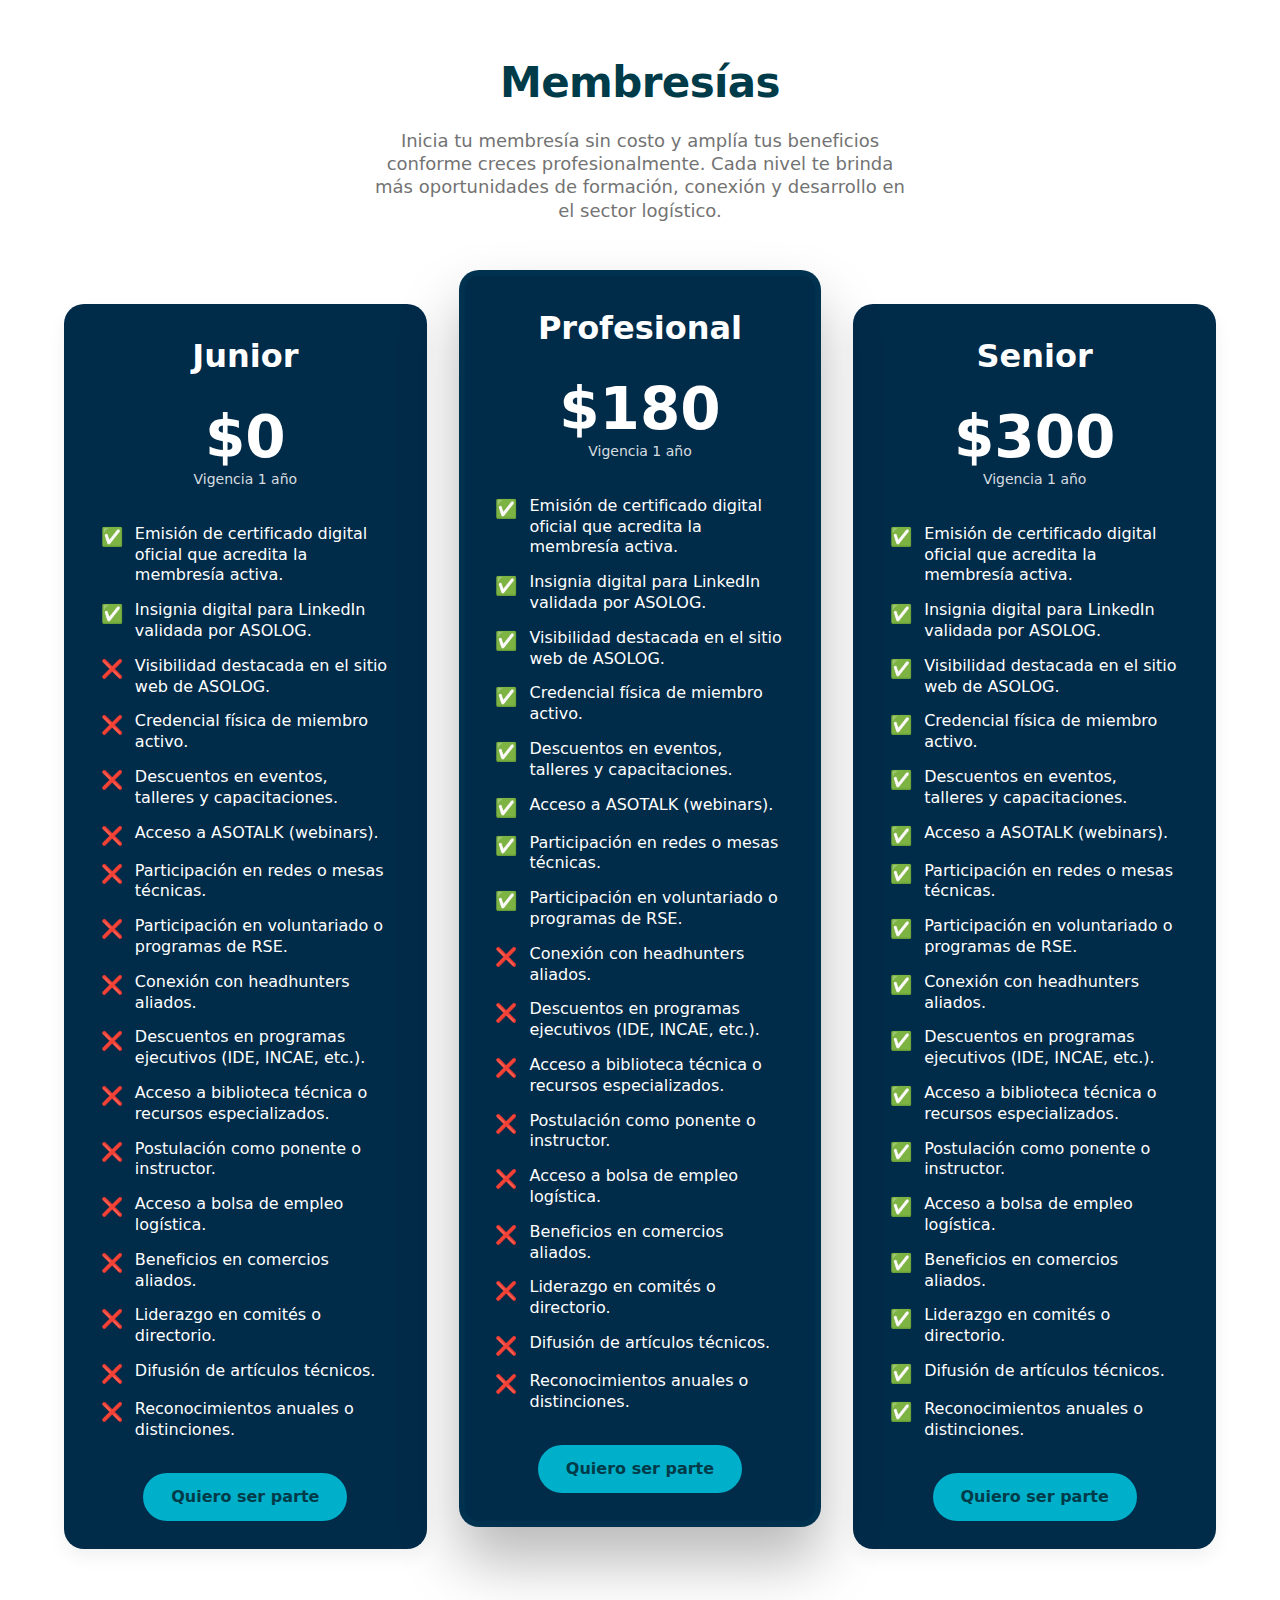
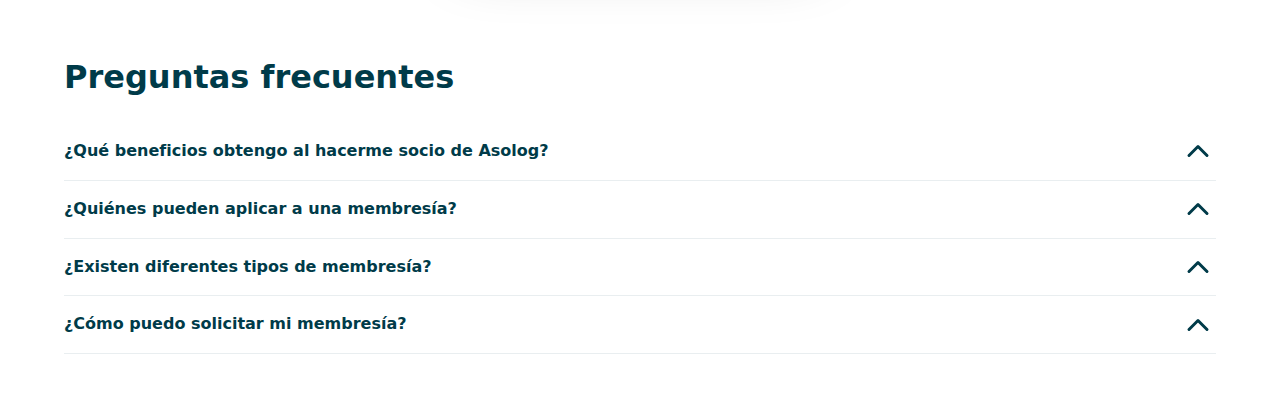
<file: membresias/index.html>
<!doctype html>
<html lang="es">
  <head>
    <meta charset="utf-8" />
    <meta name="viewport" content="width=device-width,initial-scale=1" />
    <title>Membresías · ASOLOG</title>
    <link rel="stylesheet" href="style.css" />
  </head>
  <body class="page-membresias">

    <main id="main" class="site-main">
      <section class="hero" aria-labelledby="membresias-title">
        <div class="container">
          <h1 id="membresias-title">Membresías</h1>
          <p class="lead">Inicia tu membresía sin costo y amplía tus beneficios conforme creces profesionalmente. Cada nivel te brinda más oportunidades de formación, conexión y desarrollo en el sector logístico.</p>
        </div>
      </section>

      <section class="plans" aria-label="Planes de membresía">
        <div class="container plans-grid">
          <!-- Junior -->
          <article class="plan plan--junior" aria-labelledby="plan-junior-title">
            <h2 id="plan-junior-title">Junior</h2>
            <div class="plan-price">$0 <span class="plan-sub">Vigencia 1 año</span></div>
            <ul class="plan-features">
              <li><span class="icon icon--yes" aria-hidden="true"></span>Emisión de certificado digital oficial que acredita la membresía activa.</li>
              <li><span class="icon icon--yes" aria-hidden="true"></span>Insignia digital para LinkedIn validada por ASOLOG.</li>
              <li><span class="icon icon--no" aria-hidden="true"></span>Visibilidad destacada en el sitio web de ASOLOG.</li>
              <li><span class="icon icon--no" aria-hidden="true"></span>Credencial física de miembro activo.</li>
              <li><span class="icon icon--no" aria-hidden="true"></span>Descuentos en eventos, talleres y capacitaciones.</li>
              <li><span class="icon icon--no" aria-hidden="true"></span>Acceso a ASOTALK (webinars).</li>
              <li><span class="icon icon--no" aria-hidden="true"></span>Participación en redes o mesas técnicas.</li>
              <li><span class="icon icon--no" aria-hidden="true"></span>Participación en voluntariado o programas de RSE.</li>
              <li><span class="icon icon--no" aria-hidden="true"></span>Conexión con headhunters aliados.</li>
              <li><span class="icon icon--no" aria-hidden="true"></span>Descuentos en programas ejecutivos (IDE, INCAE, etc.).</li>
              <li><span class="icon icon--no" aria-hidden="true"></span>Acceso a biblioteca técnica o recursos especializados.</li>
              <li><span class="icon icon--no" aria-hidden="true"></span>Postulación como ponente o instructor.</li>
              <li><span class="icon icon--no" aria-hidden="true"></span>Acceso a bolsa de empleo logística.</li>
              <li><span class="icon icon--no" aria-hidden="true"></span>Beneficios en comercios aliados.</li>
              <li><span class="icon icon--no" aria-hidden="true"></span>Liderazgo en comités o directorio.</li>
              <li><span class="icon icon--no" aria-hidden="true"></span>Difusión de artículos técnicos.</li>
              <li><span class="icon icon--no" aria-hidden="true"></span>Reconocimientos anuales o distinciones.</li>
            </ul>
            <div class="plan-cta">
              <a class="btn-cta" href="#">Quiero ser parte</a>
            </div>
          </article>

          <!-- Profesional (center, emphasized) -->
          <article class="plan plan--professional" aria-labelledby="plan-professional-title">
            <h2 id="plan-professional-title">Profesional</h2>
            <div class="plan-price">$180 <span class="plan-sub">Vigencia 1 año</span></div>
            <ul class="plan-features">
              <li><span class="icon icon--yes" aria-hidden="true"></span>Emisión de certificado digital oficial que acredita la membresía activa.</li>
              <li><span class="icon icon--yes" aria-hidden="true"></span>Insignia digital para LinkedIn validada por ASOLOG.</li>
              <li><span class="icon icon--yes" aria-hidden="true"></span>Visibilidad destacada en el sitio web de ASOLOG.</li>
              <li><span class="icon icon--yes" aria-hidden="true"></span>Credencial física de miembro activo.</li>
              <li><span class="icon icon--yes" aria-hidden="true"></span>Descuentos en eventos, talleres y capacitaciones.</li>
              <li><span class="icon icon--yes" aria-hidden="true"></span>Acceso a ASOTALK (webinars).</li>
              <li><span class="icon icon--yes" aria-hidden="true"></span>Participación en redes o mesas técnicas.</li>
              <li><span class="icon icon--yes" aria-hidden="true"></span>Participación en voluntariado o programas de RSE.</li>
              <li><span class="icon icon--no" aria-hidden="true"></span>Conexión con headhunters aliados.</li>
              <li><span class="icon icon--no" aria-hidden="true"></span>Descuentos en programas ejecutivos (IDE, INCAE, etc.).</li>
              <li><span class="icon icon--no" aria-hidden="true"></span>Acceso a biblioteca técnica o recursos especializados.</li>
              <li><span class="icon icon--no" aria-hidden="true"></span>Postulación como ponente o instructor.</li>
              <li><span class="icon icon--no" aria-hidden="true"></span>Acceso a bolsa de empleo logística.</li>
              <li><span class="icon icon--no" aria-hidden="true"></span>Beneficios en comercios aliados.</li>
              <li><span class="icon icon--no" aria-hidden="true"></span>Liderazgo en comités o directorio.</li>
              <li><span class="icon icon--no" aria-hidden="true"></span>Difusión de artículos técnicos.</li>
              <li><span class="icon icon--no" aria-hidden="true"></span>Reconocimientos anuales o distinciones.</li>
            </ul>
            <div class="plan-cta">
              <a class="btn-cta btn-cta--accent" href="#">Quiero ser parte</a>
            </div>
          </article>

          <!-- Senior -->
          <article class="plan plan--senior" aria-labelledby="plan-senior-title">
            <h2 id="plan-senior-title">Senior</h2>
            <div class="plan-price">$300 <span class="plan-sub">Vigencia 1 año</span></div>
            <ul class="plan-features">
              <li><span class="icon icon--yes" aria-hidden="true"></span>Emisión de certificado digital oficial que acredita la membresía activa.</li>
              <li><span class="icon icon--yes" aria-hidden="true"></span>Insignia digital para LinkedIn validada por ASOLOG.</li>
              <li><span class="icon icon--yes" aria-hidden="true"></span>Visibilidad destacada en el sitio web de ASOLOG.</li>
              <li><span class="icon icon--yes" aria-hidden="true"></span>Credencial física de miembro activo.</li>
              <li><span class="icon icon--yes" aria-hidden="true"></span>Descuentos en eventos, talleres y capacitaciones.</li>
              <li><span class="icon icon--yes" aria-hidden="true"></span>Acceso a ASOTALK (webinars).</li>
              <li><span class="icon icon--yes" aria-hidden="true"></span>Participación en redes o mesas técnicas.</li>
              <li><span class="icon icon--yes" aria-hidden="true"></span>Participación en voluntariado o programas de RSE.</li>
              <li><span class="icon icon--yes" aria-hidden="true"></span>Conexión con headhunters aliados.</li>
              <li><span class="icon icon--yes" aria-hidden="true"></span>Descuentos en programas ejecutivos (IDE, INCAE, etc.).</li>
              <li><span class="icon icon--yes" aria-hidden="true"></span>Acceso a biblioteca técnica o recursos especializados.</li>
              <li><span class="icon icon--yes" aria-hidden="true"></span>Postulación como ponente o instructor.</li>
              <li><span class="icon icon--yes" aria-hidden="true"></span>Acceso a bolsa de empleo logística.</li>
              <li><span class="icon icon--yes" aria-hidden="true"></span>Beneficios en comercios aliados.</li>
              <li><span class="icon icon--yes" aria-hidden="true"></span>Liderazgo en comités o directorio.</li>
              <li><span class="icon icon--yes" aria-hidden="true"></span>Difusión de artículos técnicos.</li>
              <li><span class="icon icon--yes" aria-hidden="true"></span>Reconocimientos anuales o distinciones.</li>
            </ul>
            <div class="plan-cta">
              <a class="btn-cta" href="#">Quiero ser parte</a>
            </div>
          </article>
        </div>
      </section>

      <section class="faq" aria-labelledby="faq-title">
        <div class="container">
          <h3 id="faq-title">Preguntas frecuentes</h3>

          <div class="faq-list">
            <details>
              <summary>
                ¿Qué beneficios obtengo al hacerme socio de Asolog?
                <span class="faq-arrow" aria-hidden="true">
                  <svg width="36" height="36" viewBox="0 0 36 36" fill="none" xmlns="http://www.w3.org/2000/svg">
                    <path d="M9 22.5L18 13.5L27 22.5" stroke="#003B49" stroke-width="3" stroke-linecap="round" stroke-linejoin="round"/>
                  </svg>
                </span>
              </summary>
              <p>Ser socio te brinda acceso a una comunidad selecta de empresas, profesionales y aliados del sector logístico. A través de la membresía podrás participar en eventos exclusivos, recibir capacitación constante, acceder a convenios comerciales preferenciales y visibilidad dentro del ecosistema logístico nacional.</p>
            </details>

            <details>
              <summary>
                ¿Quiénes pueden aplicar a una membresía?
                <span class="faq-arrow" aria-hidden="true">
                  <svg width="36" height="36" viewBox="0 0 36 36" fill="none" xmlns="http://www.w3.org/2000/svg">
                    <path d="M9 22.5L18 13.5L27 22.5" stroke="#003B49" stroke-width="3" stroke-linecap="round" stroke-linejoin="round"/>
                  </svg>
                </span>
              </summary>
              <p>Empresas y profesionales del sector logístico interesados en recibir beneficios de formación, conexión y representación sectorial.</p>
            </details>

            <details>
              <summary>
                ¿Existen diferentes tipos de membresía?
                <span class="faq-arrow" aria-hidden="true">
                  <svg width="36" height="36" viewBox="0 0 36 36" fill="none" xmlns="http://www.w3.org/2000/svg">
                    <path d="M9 22.5L18 13.5L27 22.5" stroke="#003B49" stroke-width="3" stroke-linecap="round" stroke-linejoin="round"/>
                  </svg>
                </span>
              </summary>
              <p>Sí. Hay niveles según alcance y beneficios: Junior (gratuita), Profesional y Senior.</p>
            </details>

            <details>
              <summary>
                ¿Cómo puedo solicitar mi membresía?
                <span class="faq-arrow" aria-hidden="true">
                  <svg width="36" height="36" viewBox="0 0 36 36" fill="none" xmlns="http://www.w3.org/2000/svg">
                    <path d="M9 22.5L18 13.5L27 22.5" stroke="#003B49" stroke-width="3" stroke-linecap="round" stroke-linejoin="round"/>
                  </svg>
                </span>
              </summary>
              <p>Haz clic en "Quiero ser parte" en el plan que te interese y sigue las instrucciones de registro.</p>
            </details>
          </div>
        </div>
      </section>
    </main>

  </body>
</html>
</file>
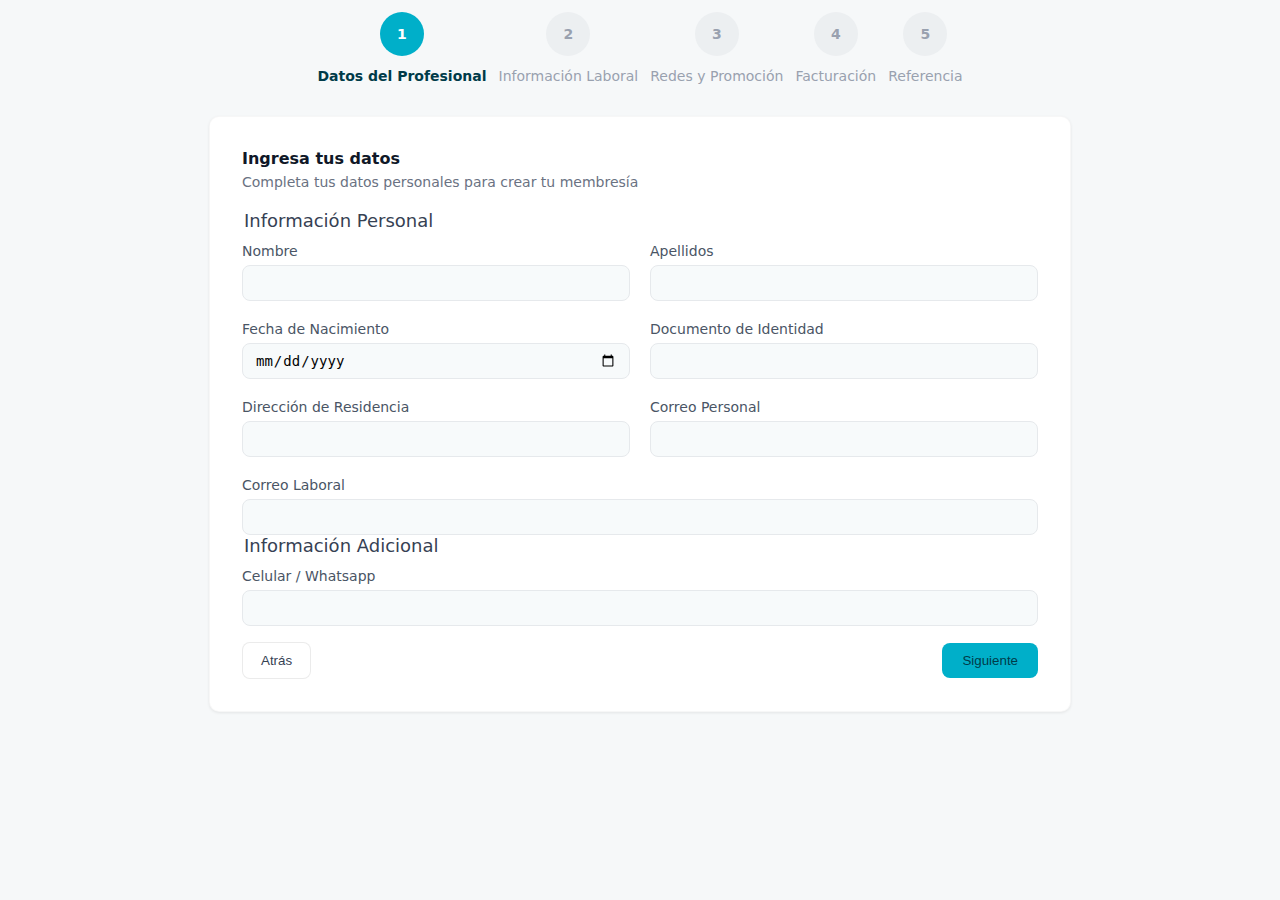
<file: registro/paso1/index.html>
<!doctype html>
<html lang="es">
  <head>
    <meta charset="utf-8" />
    <meta name="viewport" content="width=device-width,initial-scale=1" />
    <title>Registro · Paso 1 · ASOLOG</title>
    <link rel="stylesheet" href="style.css" />
  </head>
  <body class="registro-paso1">
    <main class="main">
      <section class="registration-steps">
        <div class="container">
          <ol class="steps">
            <li class="step step--active">
              <span class="step-num">1</span>
              <span class="step-label">Datos del Profesional</span>
            </li>
            <span class="step-line"></span>
            <li class="step">
              <span class="step-num">2</span>
              <span class="step-label">Información Laboral</span>
            </li>        
            <span class="step-line"></span>         
            <li class="step">
              <span class="step-num">3</span>
              <span class="step-label">Redes y Promoción</span>
            </li>         
            <span class="step-line"></span>          
            <li class="step">
              <span class="step-num">4</span>
              <span class="step-label">Facturación</span>
            </li>          
            <span class="step-line"></span>
            <li class="step">
              <span class="step-num">5</span>
              <span class="step-label">Referencia</span>
            </li>
          </ol>                                       
        </div>
      </section>

      <section class="registration-form">
        <div class="container form-wrap">
          <form class="card" novalidate>
            <h2 class="card-title">Ingresa tus datos</h2>
            <p class="card-sub">Completa tus datos personales para crear tu membresía</p>

            <fieldset class="group">
              <legend class="group-title">Información Personal</legend>
              <div class="grid grid-2">
                <label>
                  <span class="label-text">Nombre</span>
                  <input type="text" name="nombre" />
                </label>
                <label>
                  <span class="label-text">Apellidos</span>
                  <input type="text" name="apellidos" />
                </label>

                <label>
                  <span class="label-text">Fecha de Nacimiento</span>
                  <input type="date" name="nacimiento" />
                </label>
                <label>
                  <span class="label-text">Documento de Identidad</span>
                  <input type="text" name="documento" />
                </label>

                <label>
                  <span class="label-text">Dirección de Residencia</span>
                  <input type="text" name="direccion" />
                </label>
                <label>
                  <span class="label-text">Correo Personal</span>
                  <input type="email" name="correo_personal" />
                </label>

                <label class="full">
                  <span class="label-text">Correo Laboral</span>
                  <input type="email" name="correo_laboral" />
                </label>
              </div>
            </fieldset>

            <fieldset class="group">
              <legend class="group-title">Información Adicional</legend>
              <label class="full">
                <span class="label-text">Celular / Whatsapp</span>
                <input type="tel" name="celular" />
              </label>
            </fieldset>

            <div class="form-actions">
              <button type="button" class="btn-back">Atrás</button>
              <button type="submit" class="btn-next">Siguiente</button>
            </div>
          </form>
        </div>
      </section>
    </main>

  
  </body>
</html>
</file>
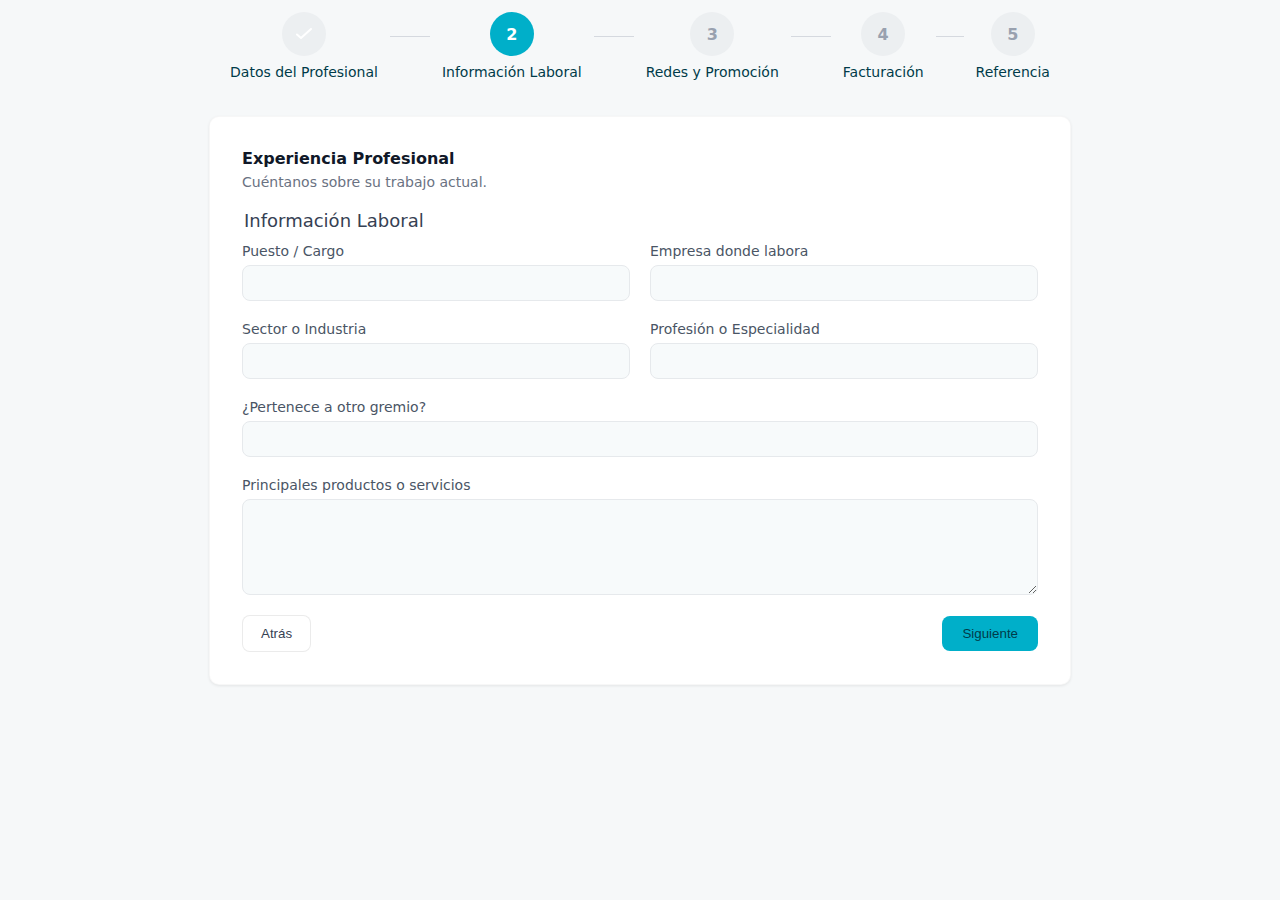
<file: registro/paso2/index.html>
<!doctype html>
<html lang="es">
  <head>
    <meta charset="utf-8" />
    <meta name="viewport" content="width=device-width,initial-scale=1" />
    <title>Registro · Paso 2 · ASOLOG</title>
    <link rel="stylesheet" href="style.css" />
  </head>
  <body class="registro-paso2">
    <main class="main">
      <section class="registration-steps">
        <div class="container">
          <ol class="steps">
            <li class="step step--complete">
              <span class="step-num">
                <svg width="16" height="12" viewBox="0 0 16 12" fill="none" xmlns="http://www.w3.org/2000/svg" aria-hidden="true">
                  <path d="M1 6.5L5 10L15 1" stroke="white" stroke-width="2" stroke-linecap="round" stroke-linejoin="round"/>
                </svg>
              </span>
              <span class="step-label">Datos del Profesional</span>
            </li>
            <span class="step-line"></span>
            <li class="step step--active">
              <span class="step-num">2</span>
              <span class="step-label">Información Laboral</span>
            </li>        
            <span class="step-line"></span>         
            <li class="step">
              <span class="step-num">3</span>
              <span class="step-label">Redes y Promoción</span>
            </li>         
            <span class="step-line"></span>          
            <li class="step">
              <span class="step-num">4</span>
              <span class="step-label">Facturación</span>
            </li>          
            <span class="step-line"></span>
            <li class="step">
              <span class="step-num">5</span>
              <span class="step-label">Referencia</span>
            </li>
          </ol>                                       
        </div>
      </section>

      <section class="registration-form">
        <div class="container form-wrap">
          <form class="card" novalidate>
            <h2 class="card-title">Experiencia Profesional</h2>
            <p class="card-sub">Cuéntanos sobre su trabajo actual.</p>

            <fieldset class="group">
              <legend class="group-title">Información Laboral</legend>
              <div class="grid grid-2">
                <label>
                  <span class="label-text">Puesto / Cargo</span>
                  <input type="text" name="puesto" />
                </label>
                <label>
                  <span class="label-text">Empresa donde labora</span>
                  <input type="text" name="empresa" />
                </label>

                <label>
                  <span class="label-text">Sector o Industria</span>
                  <input type="text" name="sector" />
                </label>
                <label>
                  <span class="label-text">Profesión o Especialidad</span>
                  <input type="text" name="profesion" />
                </label>

                <label class="full">
                  <span class="label-text">¿Pertenece a otro gremio?</span>
                  <input type="text" name="gremio" />
                </label>

                <label class="full">
                  <span class="label-text">Principales productos o servicios</span>
                  <textarea name="productos" rows="4"></textarea>
                </label>
              </div>
            </fieldset>

            <div class="form-actions">
              <button type="button" class="btn-back">Atrás</button>
              <button type="submit" class="btn-next">Siguiente</button>
            </div>
          </form>
        </div>
      </section>
    </main>

  
  </body>
</html>
</file>
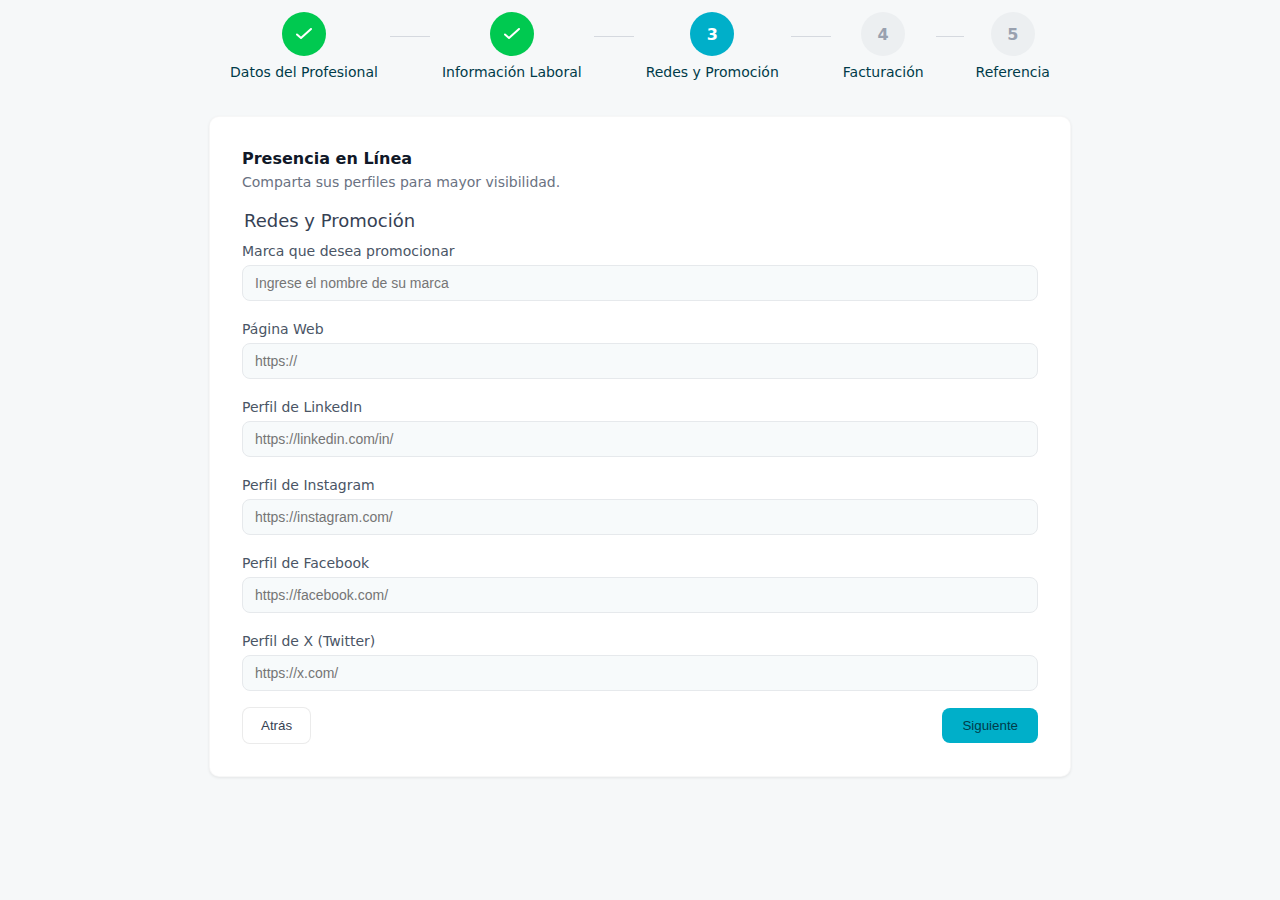
<file: registro/paso3/index.html>
<!doctype html>
<html lang="es">
  <head>
    <meta charset="utf-8" />
    <meta name="viewport" content="width=device-width,initial-scale=1" />
    <title>Registro · Paso 3 · ASOLOG</title>
    <link rel="stylesheet" href="style.css" />
  </head>
  <body class="registro-paso3">
    <main class="main">
      <section class="registration-steps">
        <div class="container">
          <ol class="steps">
            <li class="step step--complete">
              <span class="step-num">
                <svg width="16" height="12" viewBox="0 0 16 12" fill="none" xmlns="http://www.w3.org/2000/svg" aria-hidden="true">
                  <path d="M1 6.5L5 10L15 1" stroke="white" stroke-width="2" stroke-linecap="round" stroke-linejoin="round"/>
                </svg>
              </span>
              <span class="step-label">Datos del Profesional</span>
            </li>
            <span class="step-line"></span>
            <li class="step step--complete">
              <span class="step-num">
                <svg width="16" height="12" viewBox="0 0 16 12" fill="none" xmlns="http://www.w3.org/2000/svg" aria-hidden="true">
                  <path d="M1 6.5L5 10L15 1" stroke="white" stroke-width="2" stroke-linecap="round" stroke-linejoin="round"/>
                </svg>
              </span>
              <span class="step-label">Información Laboral</span>
            </li>
            <span class="step-line"></span>
            <li class="step step--active">
              <span class="step-num">3</span>
              <span class="step-label">Redes y Promoción</span>
            </li>
            <span class="step-line"></span>
            <li class="step">
              <span class="step-num">4</span>
              <span class="step-label">Facturación</span>
            </li>
            <span class="step-line"></span>
            <li class="step">
              <span class="step-num">5</span>
              <span class="step-label">Referencia</span>
            </li>
          </ol>
        </div>
      </section>

      <section class="registration-form">
        <div class="container form-wrap">
          <form class="card" novalidate>
            <h2 class="card-title">Presencia en Línea</h2>
            <p class="card-sub">Comparta sus perfiles para mayor visibilidad.</p>

            <fieldset class="group">
              <legend class="group-title">Redes y Promoción</legend>
              <div class="grid grid-2">
                <label class="full">
                  <span class="label-text">Marca que desea promocionar</span>
                  <input type="text" name="marca" placeholder="Ingrese el nombre de su marca" />
                </label>

                <label class="full">
                  <span class="label-text">Página Web</span>
                  <input type="url" name="pagina" placeholder="https://" />
                </label>

                <label class="full">
                  <span class="label-text">Perfil de LinkedIn</span>
                  <input type="url" name="linkedin" placeholder="https://linkedin.com/in/" />
                </label>

                <label class="full">
                  <span class="label-text">Perfil de Instagram</span>
                  <input type="url" name="instagram" placeholder="https://instagram.com/" />
                </label>

                <label class="full">
                  <span class="label-text">Perfil de Facebook</span>
                  <input type="url" name="facebook" placeholder="https://facebook.com/" />
                </label>

                <label class="full">
                  <span class="label-text">Perfil de X (Twitter)</span>
                  <input type="url" name="x" placeholder="https://x.com/" />
                </label>
              </div>
            </fieldset>

            <div class="form-actions">
              <button type="button" class="btn-back">Atrás</button>
              <button type="submit" class="btn-next">Siguiente</button>
            </div>
          </form>
        </div>
      </section>
    </main>
  </body>
</html>
</file>
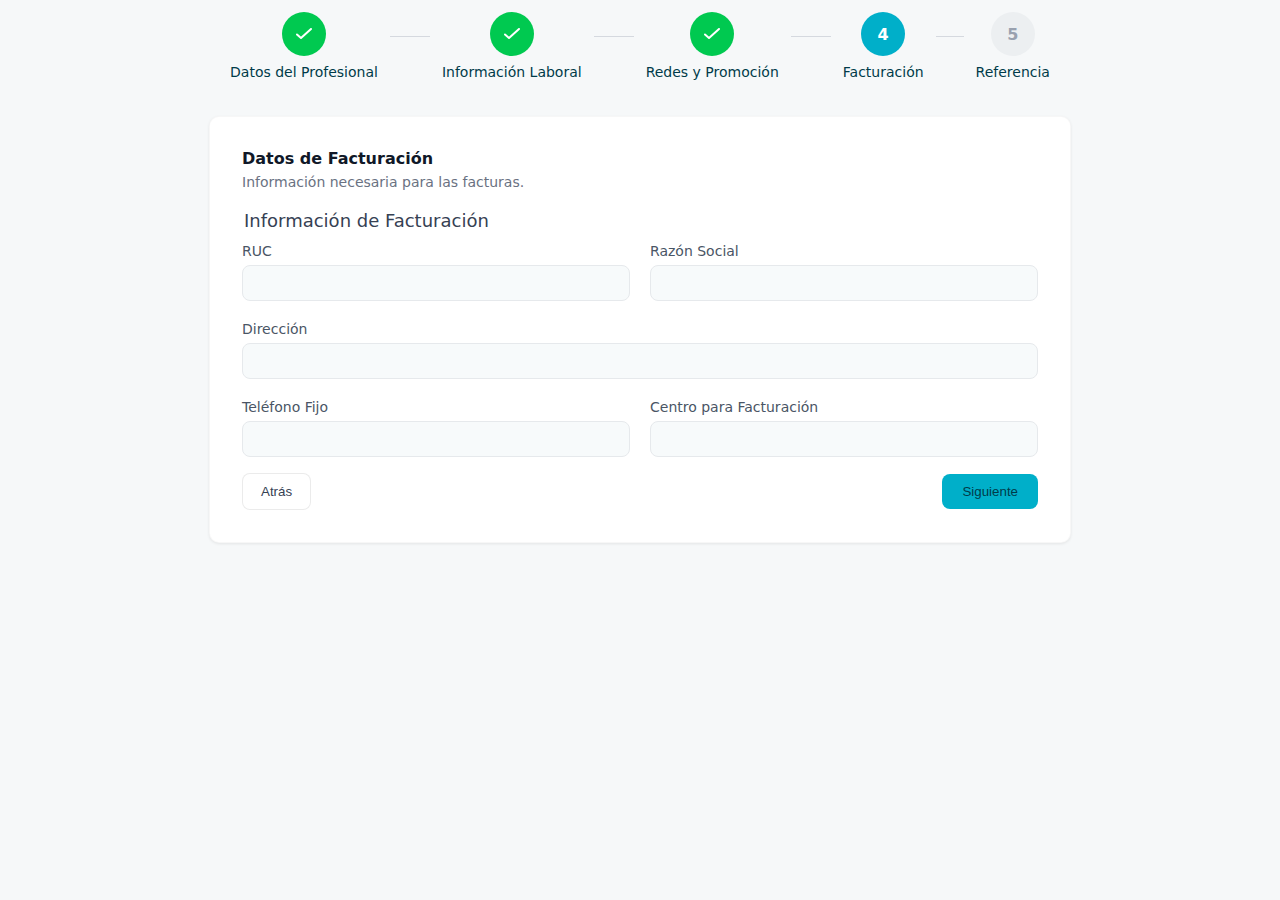
<file: registro/paso4/index.html>
<!doctype html>
<html lang="es">
  <head>
    <meta charset="utf-8" />
    <meta name="viewport" content="width=device-width,initial-scale=1" />
    <title>Registro · Paso 4 · ASOLOG</title>
    <link rel="stylesheet" href="style.css" />
  </head>
  <body class="registro-paso4">
    <main class="main">
      <section class="registration-steps">
        <div class="container">
          <ol class="steps">
            <li class="step step--complete">
              <span class="step-num">
                <svg width="16" height="12" viewBox="0 0 16 12" fill="none" xmlns="http://www.w3.org/2000/svg" aria-hidden="true">
                  <path d="M1 6.5L5 10L15 1" stroke="white" stroke-width="2" stroke-linecap="round" stroke-linejoin="round"/>
                </svg>
              </span>
              <span class="step-label">Datos del Profesional</span>
            </li>
            <span class="step-line"></span>
            <li class="step step--complete">
              <span class="step-num">
                <svg width="16" height="12" viewBox="0 0 16 12" fill="none" xmlns="http://www.w3.org/2000/svg" aria-hidden="true">
                  <path d="M1 6.5L5 10L15 1" stroke="white" stroke-width="2" stroke-linecap="round" stroke-linejoin="round"/>
                </svg>
              </span>
              <span class="step-label">Información Laboral</span>
            </li>
            <span class="step-line"></span>
            <li class="step step--complete">
              <span class="step-num">
                <svg width="16" height="12" viewBox="0 0 16 12" fill="none" xmlns="http://www.w3.org/2000/svg" aria-hidden="true">
                  <path d="M1 6.5L5 10L15 1" stroke="white" stroke-width="2" stroke-linecap="round" stroke-linejoin="round"/>
                </svg>
              </span>
              <span class="step-label">Redes y Promoción</span>
            </li>
            <span class="step-line"></span>
            <li class="step step--active">
              <span class="step-num">4</span>
              <span class="step-label">Facturación</span>
            </li>
            <span class="step-line"></span>
            <li class="step">
              <span class="step-num">5</span>
              <span class="step-label">Referencia</span>
            </li>
          </ol>
        </div>
      </section>

      <section class="registration-form">
        <div class="container form-wrap">
          <form class="card" novalidate>
            <h2 class="card-title">Datos de Facturación</h2>
            <p class="card-sub">Información necesaria para las facturas.</p>

            <fieldset class="group">
              <legend class="group-title">Información de Facturación</legend>
              <div class="grid grid-2">
                <label>
                  <span class="label-text">RUC</span>
                  <input type="text" name="ruc" />
                </label>
                <label>
                  <span class="label-text">Razón Social</span>
                  <input type="text" name="razon_social" />
                </label>

                <label class="full">
                  <span class="label-text">Dirección</span>
                  <input type="text" name="direccion_facturacion" />
                </label>

                <label>
                  <span class="label-text">Teléfono Fijo</span>
                  <input type="tel" name="telefono_fijo" />
                </label>
                <label>
                  <span class="label-text">Centro para Facturación</span>
                  <input type="text" name="centro_facturacion" />
                </label>
              </div>
            </fieldset>

            <div class="form-actions">
              <button type="button" class="btn-back">Atrás</button>
              <button type="submit" class="btn-next">Siguiente</button>
            </div>
          </form>
        </div>
      </section>
    </main>
  </body>
</html>
</file>
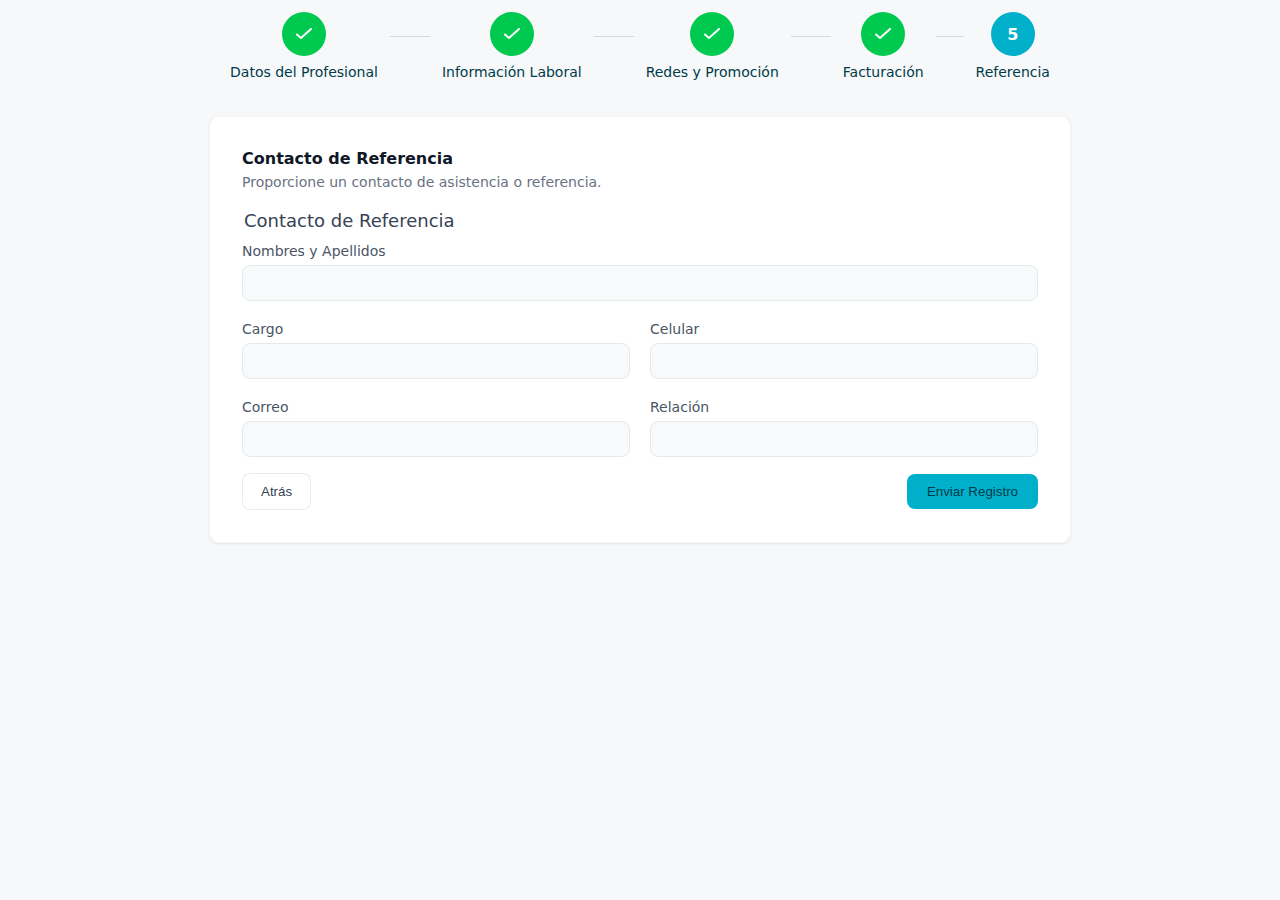
<file: registro/paso5/index.html>
<!doctype html>
<html lang="es">
  <head>
    <meta charset="utf-8" />
    <meta name="viewport" content="width=device-width,initial-scale=1" />
    <title>Registro · Paso 5 · ASOLOG</title>
    <link rel="stylesheet" href="style.css" />
  </head>
  <body class="registro-paso5">
    <main class="main">
      <section class="registration-steps">
        <div class="container">
          <ol class="steps">
            <li class="step step--complete">
              <span class="step-num">
                <svg width="16" height="12" viewBox="0 0 16 12" fill="none" xmlns="http://www.w3.org/2000/svg" aria-hidden="true">
                  <path d="M1 6.5L5 10L15 1" stroke="white" stroke-width="2" stroke-linecap="round" stroke-linejoin="round"/>
                </svg>
              </span>
              <span class="step-label">Datos del Profesional</span>
            </li>
            <span class="step-line"></span>
            <li class="step step--complete">
              <span class="step-num">
                <svg width="16" height="12" viewBox="0 0 16 12" fill="none" xmlns="http://www.w3.org/2000/svg" aria-hidden="true">
                  <path d="M1 6.5L5 10L15 1" stroke="white" stroke-width="2" stroke-linecap="round" stroke-linejoin="round"/>
                </svg>
              </span>
              <span class="step-label">Información Laboral</span>
            </li>
            <span class="step-line"></span>
            <li class="step step--complete">
              <span class="step-num">
                <svg width="16" height="12" viewBox="0 0 16 12" fill="none" xmlns="http://www.w3.org/2000/svg" aria-hidden="true">
                  <path d="M1 6.5L5 10L15 1" stroke="white" stroke-width="2" stroke-linecap="round" stroke-linejoin="round"/>
                </svg>
              </span>
              <span class="step-label">Redes y Promoción</span>
            </li>
            <span class="step-line"></span>
            <li class="step step--complete">
              <span class="step-num">
                <svg width="16" height="12" viewBox="0 0 16 12" fill="none" xmlns="http://www.w3.org/2000/svg" aria-hidden="true">
                  <path d="M1 6.5L5 10L15 1" stroke="white" stroke-width="2" stroke-linecap="round" stroke-linejoin="round"/>
                </svg>
              </span>
              <span class="step-label">Facturación</span>
            </li>
            <span class="step-line"></span>
            <li class="step step--active">
              <span class="step-num">5</span>
              <span class="step-label">Referencia</span>
            </li>
          </ol>
        </div>
      </section>

      <section class="registration-form">
        <div class="container form-wrap">
          <form class="card" novalidate>
            <h2 class="card-title">Contacto de Referencia</h2>
            <p class="card-sub">Proporcione un contacto de asistencia o referencia.</p>

            <fieldset class="group">
              <legend class="group-title">Contacto de Referencia</legend>
              <div class="grid grid-2">
                <label class="full">
                  <span class="label-text">Nombres y Apellidos</span>
                  <input type="text" name="nombre_referencia" />
                </label>

                <label>
                  <span class="label-text">Cargo</span>
                  <input type="text" name="cargo_referencia" />
                </label>
                <label>
                  <span class="label-text">Celular</span>
                  <input type="tel" name="celular_referencia" />
                </label>

                <label>
                  <span class="label-text">Correo</span>
                  <input type="email" name="correo_referencia" />
                </label>
                <label>
                  <span class="label-text">Relación</span>
                  <input type="text" name="relacion_referencia" />
                </label>
              </div>
            </fieldset>

            <div class="form-actions">
              <button type="button" class="btn-back">Atrás</button>
              <button type="submit" class="btn-next">Enviar Registro</button>
            </div>
          </form>
        </div>
      </section>
    </main>
  </body>
</html>
</file>
<file: membresias/style.css>
/* -------------------------------
	 Membresías — estilo reconstruido
	 Basado en tokens MCP (Figma):
	 Primary Teal Blue 950: #003B49
	 Primary Big Stone 950: #002B49
	 Primary Teal Blue 600: #00AFC9
	 Primary Teal Blue 900: #0C5B6D
	 Neutral/600: #737373
	 -------------------------------- */

	 :root{
		--color-primary:#003B49;
		--color-primary-900:#0C5B6D;
		--color-accent:#00AFC9;
		--color-card-bg:#002B49;
		--color-muted:#737373;
		--color-neutral-50:#FAFAFA;
	
		--radius-lg:20px;
		--radius-pill:100px;
		--container-width:1200px;
	
		--fs-xxl:42px;
		--fs-xl:32px;
		--price-size:58px;
		--fs-lg:18px;
		--fs-md:16px;
	}
	
	/* Reset & base */
	*{box-sizing:border-box}
	html,body{height:100%}
	body{margin:0;font-family:'Geist',system-ui,-apple-system,Segoe UI,Roboto,'Helvetica Neue',Arial;line-height:1.3;color:var(--color-primary);background:#fff}
	a{color:inherit;text-decoration:none}
	img{max-width:100%;height:auto;display:block}
	.container{width:90%;max-width:var(--container-width);margin:0 auto}
	
	/* Hero */
	.hero{padding:56px 0 32px;text-align:center}
	.hero .container{max-width:542.201px}
	.hero h1{font-size:var(--fs-xxl);margin:0;color:var(--color-primary);font-weight:700;letter-spacing:-0.6px}
	.hero .lead{
		margin-top:18px;
		color: var(--Neutral-600, #737373);
		text-align: center;
		font-family: Geist, system-ui, -apple-system, 'Segoe UI', Roboto, 'Helvetica Neue', Arial;
		font-size: 18px;
		font-style: normal;
		font-weight: 400;
		line-height: 130%;
	}
	
	/* Plans grid */
	.plans{padding:32px 0 48px}
	.plans-grid{display:grid;grid-template-columns:repeat(3,minmax(0,1fr));gap:32px;align-items:start;position:relative}
	
	.plan{background:var(--color-card-bg);color:#fff;border-radius:var(--radius-lg);padding:32px 28px 28px;display:flex;flex-direction:column;align-items:center;min-height:520px;box-shadow:0 8px 18px rgba(0,0,0,0.06);position:relative;z-index:1}
	.plan h2{font-size:var(--fs-xl);margin:0 0 30px;font-weight:700;text-align:center}
	.plan-price{font-weight:600;font-size:var(--price-size);margin:0 0 30px;line-height:1;color:#fff;text-align:center}
	.plan-price .plan-sub{display:block;font-size:14px;font-weight:400;color:rgba(255,255,255,0.85);margin-top:6px}
	.plan-features{list-style:none;padding:0;margin:8px 0 18px;width:100%;max-width:289px}
	.plan-features li{display:flex;gap:12px;align-items:flex-start;font-size:16px;color:#fff;margin-bottom:14px}
	.plan-features .icon{width:22px;height:22px;flex:0 0 22px;display:inline-flex;align-items:center;justify-content:center;font-size:18px;margin-top:2px}
	.plan-features .icon::after{font-family:inherit}
	.plan-features .icon--yes::after{content:"✅"}
	.plan-features .icon--no::after{content:"❌"}
	.plan-features li::marker{display:none}
	.plan-cta{margin-top:auto;width:100%;display:flex;justify-content:center}
	.btn-cta{display:inline-block;padding:14px 28px;border-radius:24px;background:var(--color-accent);color:var(--color-primary);font-weight:700}
	.btn-cta--accent{background:var(--color-accent);color:var(--color-primary)}
	
	/* Emphasize center plan */
	.plan--professional{transform:translateY(-34px);box-shadow:0 34px 60px rgba(0,0,0,0.28);border:6px solid rgba(0,175,201,0.06);z-index:3}
	
	/* FAQ */
	.faq{padding:48px 0 64px}
	.faq h3{font-size:var(--fs-xl);color:var(--color-primary);margin:0 0 24px}
	.faq-list details{border-bottom:1px solid #e9eef0;padding:18px 0}
	.faq-list summary{cursor:pointer;font-weight:700;color:var(--color-primary);list-style:none;outline:none;position:relative;padding-right:44px;font-size:16px}
	.faq-list summary .faq-arrow{position:absolute;right:0;top:50%;transform:translateY(-50%);width:36px;height:36px;display:inline-flex;align-items:center;justify-content:center}
	.faq-list summary .faq-arrow svg{width:36px;height:36px}
	details[open] summary .faq-arrow svg{transform:rotate(180deg);transition:transform .22s ease}
	summary .faq-arrow svg{transition:transform .22s ease}
	.faq-list p{margin:12px 0 0;color:var(--color-muted);max-width:1000px;font-size:15px}
	
	/* Responsive */
	@media (max-width:1200px){
		.container{width:94%}
		.plans-grid{gap:28px}
		.hero .container{max-width:600px}
	}
	
	@media (max-width:1024px){
		.container{width:96%}
		.plans-grid{grid-template-columns:repeat(2,minmax(0,1fr));gap:24px}
		.plan{min-height:auto;padding:28px 24px}
		.plan-price{font-size:46px}
		.plan-features li{font-size:15px}
		.plan--professional{transform:none;border-width:4px;box-shadow:0 18px 30px rgba(0,0,0,0.18)}
		.hero{padding:44px 0 28px}
		.hero h1{font-size:36px}
		.hero .lead{font-size:16px}
		.faq{padding:40px 0 56px}
	}
	
	@media (max-width:768px){
		.container{width:94%}
		.plans{padding:24px 0 40px}
		.plans-grid{grid-template-columns:1fr;gap:20px}
		.plan{padding:24px 20px}
		.plan h2{font-size:24px}
		.plan-price{font-size:40px;margin-bottom:24px}
		.plan-features{max-width:100%}
		.plan-features li{font-size:15px;margin-bottom:10px}
		.btn-cta{width:100%;text-align:center}
		.hero{padding:36px 0 20px}
		.hero h1{font-size:32px}
		.hero .lead{font-size:15px}
		.faq h3{font-size:24px}
		.faq-list summary{font-size:15px;padding-right:32px}
		.faq-list summary .faq-arrow{width:28px;height:28px}
		.faq-list summary .faq-arrow svg{width:28px;height:28px}
		.faq-list p{font-size:14px}
	}
	
	@media (max-width:480px){
		.container{width:92%}
		.hero{padding:32px 0 18px}
		.hero h1{font-size:28px}
		.hero .lead{font-size:14px}
		.plan{padding:20px 16px;border-radius:16px}
		.plan h2{font-size:22px}
		.plan-price{font-size:34px}
		.plan-features li{font-size:14px;gap:10px}
		.plan-features .icon{width:20px;height:20px;font-size:16px}
		.faq{padding:32px 0 40px}
		.faq h3{font-size:22px}
		.faq-list summary{font-size:14px}
	}
	
	/* Accessibility focus */
	a:focus,button:focus,input:focus{outline:3px solid rgba(0,175,201,0.18);outline-offset:2px}
	
	/* Small helpers */
	.text-center{text-align:center}
</file>
<file: registro/paso1/style.css>
/* Registro — Paso 1 styles (from MCP tokens) */
:root {
    --color-primary: #003B49;
    --color-accent: #00AFC9;
    --neutral-600: #737373;
    --bg: #f6f8f9;
    --card-bg: #ffffff;
    --input-bg: #f7fafb;
    --input-border: #e6e9ec;
    --radius: 10px;
    --container-width: 862px;
}

* {
    box-sizing: border-box
}

html,
body {
    height: 100%
}

body {
    margin: 0;
    font-family: 'Geist', system-ui, -apple-system, Segoe UI, Roboto, 'Helvetica Neue', Arial;
    background: var(--bg);
    color: var(--color-primary)
}

.container {
    width: 90%;
    max-width: var(--container-width);
    margin: 0 auto
}

/* Header */
.site-header {
    background: #fff;
    padding: 18px 0;
    border-bottom: 1px solid #eef2f4
}

.header-inner {
    display: flex;
    align-items: center;
    gap: 24px
}

.logo img {
    height: 36px
}

.main-nav {
    margin-left: 40px
}

.main-nav ul {
    display: flex;
    gap: 20px;
    list-style: none;
    margin: 0;
    padding: 0
}

.main-nav a {
    color: var(--color-primary);
    font-weight: 600;
    font-size: 14px
}

.main-nav a.active {
    color: var(--color-accent)
}

.header-actions {
    margin-left: auto;
    display: flex;
    gap: 12px
}

.btn-outline {
    border: 1px solid rgba(8, 111, 130, 0.15);
    padding: 8px 16px;
    border-radius: 100px;
    color: var(--color-primary);
    background: #fff
}

.btn-primary {
    background: var(--color-accent);
    color: var(--color-primary);
    padding: 8px 16px;
    border-radius: 100px
}

/* Steps */
.registration-steps {
    /* match design: container is a centered flex row with specific height/gap */
    display: flex;
    justify-content: center;
    align-items: center;
    height: 92px;
    padding-right: 0.016px;
    gap: 12px;
    flex-shrink: 0;
}

.registration-steps .container {
    display: flex;
    justify-content: center;
    align-items: center;
    height: 92px;
    padding-right: 0.016px;
    gap: 12px;
    flex-shrink: 0;
}

.steps {
    display: flex;
    align-items: center;
    list-style: none;
    padding: 0;
    margin: 0;
    gap: 12px;
    justify-content: center;
}

.step {
    position: relative;
    display: flex;
    flex-direction: column;
    align-items: center;
    color: #99a1af;
    font-size: 14px;
}

/* el círculo controla la línea, no el <li> completo */
.step .step-num {
    display: inline-flex;
    align-items: center;
    justify-content: center;
    width: 44px;
    height: 44px;
    border-radius: 999px;
    background: #eceff1;
    color: #99a1af;
    font-weight: 700;
    position: relative;   /* importante para el ::after */
    z-index: 2; /* keep the circle above the separator line so it never appears covered */
}

/* explicit separator elements: use .step-line (one per gap) so each can be styled independently */
.step-line {
    position: absolute;
    /* en vez de top: 50%; usa el centro del círculo (44px / 2) */
    top: 22px;
    left: calc(100% + 10px);  /* separación desde el borde del círculo */
    height: 1px;
    background: #D1D5DC;
    z-index: 1;
    opacity: 0.9;
}

/* ensure circle is above the separator */
.step .step-num {
    z-index: 2;
}

.step-line--1,
.step-line--2,
.step-line--3,
.step-line--4 {
    width: 52px; /* ajusta este valor hasta que visualmente coincida con tu Figma */
}

.step--active .step-num {
    background: var(--color-accent);
    color: #fff
}

.step--active .step-label {
    color: var(--color-primary);
    font-weight: 600
}

.step-label {
    margin-top: 8px; /* antes era 12 */
    display: block;
    position: relative;
    top: 4px; /* mueve el texto pero NO afecta el círculo */
    white-space: nowrap;
}


/* Separators between step circles */
.step {
    position: relative;
}


/* Form card */
.form-wrap {
    display: flex;
    justify-content: center;
    padding: 24px 0 80px
}

.card {
    width: 100%;
    background: var(--card-bg);
    border-radius: var(--radius);
    padding: 32px;
    box-shadow: 0 1px 3px rgba(0, 0, 0, 0.08);
    border: 1px solid rgba(0, 0, 0, 0.03)
}

.card-title {
    margin: 0;
    font-size: 16px;
    color: #101828;
    font-weight: 600
}

.card-sub {
    margin: 6px 0 20px;
    color: #6a7282;
    font-size: 14px
}

.group {
    border: 0;
    margin: 0;
    padding: 0
}

.group-title {
    display: block;
    font-size: 18px;
    color: #364153;
    margin: 8px 0 12px;
    font-weight: 500
}

.grid {
    display: grid;
    gap: 20px
}

.grid-2 {
    grid-template-columns: 1fr 1fr
}

.grid-2 .full {
    grid-column: 1 / -1
}

label {
    display: block
}

.label-text {
    display: block;
    font-size: 14px;
    color: #4a5565;
    margin-bottom: 6px
}

input[type="text"],
input[type="email"],
input[type="tel"],
input[type="date"] {
    width: 100%;
    height: 36px;
    padding: 8px 12px;
    border-radius: 8px;
    border: 1px solid var(--input-border);
    background: var(--input-bg);
    font-size: 14px
}

.form-actions {
    display: flex;
    justify-content: space-between;
    align-items: center;
    margin-top: 16px
}

.btn-back {
    background: #fff;
    border: 1px solid rgba(0, 0, 0, 0.08);
    padding: 10px 18px;
    border-radius: 8px;
    color: #364153
}

.btn-next {
    background: var(--color-accent);
    color: var(--color-primary);
    padding: 10px 20px;
    border-radius: 8px;
    border: 0
}

/* Responsive */
@media (max-width:860px) {
    .container {
        width: 94%
    }

    .grid-2 {
        grid-template-columns: 1fr
    }

    .main-nav {
        display: none
    }
}
</file>
<file: registro/paso2/style.css>
/* Copiado desde paso1 y adaptado sólo con reglas específicas para Paso 2 */
:root {
		--color-primary: #003B49;
		--color-accent: #00AFC9;
		--neutral-600: #737373;
		--bg: #f6f8f9;
		--card-bg: #ffffff;
		--input-bg: #f7fafb;
		--input-border: #e6e9ec;
		--radius: 10px;
		--container-width: 862px;
	}
  
	* {
		box-sizing: border-box;
	}
  
	html,
	body {
		height: 100%;
	}
  
	body {
		margin: 0;
		font-family: 'Geist', system-ui, -apple-system, Segoe UI, Roboto, 'Helvetica Neue', Arial;
		background: var(--bg);
		color: var(--color-primary);
	}
  
	.main {
		min-height: 100vh;
	}
  
	.container {
		width: 90%;
		max-width: var(--container-width);
		margin: 0 auto;
	}
  
	.registration-steps {
		display: flex;
		justify-content: center;
		align-items: center;
		height: 92px;
	}
  
	.registration-steps .container {
		display: flex;
		justify-content: center;
		align-items: center;
	}
  
	.steps {
		display: flex;
		align-items: center;
		justify-content: center;
		list-style: none;
		padding: 0;
		margin: 0;
		gap: 12px; 
	}
  
	.step {
		display: flex;
		flex-direction: column;
		align-items: center;
	}
  
	.step-num {
		width: 44px;
		height: 44px;
		border-radius: 50%;
		background: #ECEFF1;
		color: #99A1AF;
		display: flex;
		justify-content: center;
		align-items: center;
		font-weight: 700;
	}
  
	.step--active .step-num {
		background: #00AFC9;
		color: white;
	}
  
	.step-label {
		margin-top: 8px;
		white-space: nowrap;
		font-size: 14px;
	}
  
	.step-line {
		width: 40px;      
		height: 1px;
		background: #D1D5DC;
		margin-top: 22px;
		opacity: .9;
		transform: translateY(-21px); 
	}
  
	.steps .step-line:last-of-type {
		width: 28px;   
	}
  
	.form-wrap {
		display: flex;
		justify-content: center;
		padding: 24px 0 80px;
	}
  
	.card {
		width: 100%;
		background: var(--card-bg);
		border-radius: var(--radius);
		padding: 32px;
		box-shadow: 0 1px 3px rgba(0, 0, 0, 0.08);
		border: 1px solid rgba(0, 0, 0, 0.03);
	}
  
	.card-title {
		margin: 0;
		font-size: 16px;
		color: #101828;
		font-weight: 600;
	}
  
	.card-sub {
		margin: 6px 0 20px;
		color: #6a7282;
		font-size: 14px;
	}
  
	.group {
		border: 0;
		margin: 0;
		padding: 0;
	}
  
	.group-title {
		display: block;
		font-size: 18px;
		color: #364153;
		margin: 8px 0 12px;
		font-weight: 500;
	}
  
	.grid {
		display: grid;
		gap: 20px;
	}
  
	.grid-2 {
		grid-template-columns: 1fr 1fr;
	}
  
	.grid-2 .full {
		grid-column: 1 / -1;
	}
  
	label {
		display: block;
	}
  
	.label-text {
		display: block;
		font-size: 14px;
		color: #4a5565;
		margin-bottom: 6px;
	}
  
	input[type="text"],
	input[type="email"],
	input[type="tel"],
	input[type="date"] {
		width: 100%;
		height: 36px;
		padding: 8px 12px;
		border-radius: 8px;
		border: 1px solid var(--input-border);
		background: var(--input-bg);
		font-size: 14px;
	}
  
	.form-actions {
		display: flex;
		justify-content: space-between;
		align-items: center;
		margin-top: 16px;
		gap: 12px;
	}
  
	.btn-back {
		background: #fff;
		border: 1px solid rgba(0, 0, 0, 0.08);
		padding: 10px 18px;
		border-radius: 8px;
		color: #364153;
		cursor: pointer;
	}
  
	.btn-next {
		background: var(--color-accent);
		color: var(--color-primary);
		padding: 10px 20px;
		border-radius: 8px;
		border: 0;
		cursor: pointer;
	}
  
	@media (max-width: 1200px) {
		.container {
			width: 94%;
		}
	}
  
	@media (max-width: 1024px) {
		.container {
			width: 96%;
		}
  
		.card {
			padding: 28px;
		}
  
		.grid-2 {
			grid-template-columns: 1fr 1fr;
			gap: 16px;
		}
  
		.step-label {
			font-size: 13px;
		}
  
		.step-line {
			width: 32px;
		}
  
		.steps .step-line:last-of-type {
			width: 22px;
		}
	}
  
	@media (max-width: 768px) {
		.registration-steps {
			height: auto;
			padding: 16px 0 8px;
		}
  
		.registration-steps .container {
			width: 100%;
		}
  
		.steps {
			flex-wrap: wrap;
			row-gap: 12px;
			column-gap: 16px;
		}
  
		.step-line {
			display: none;
		}
  
		.step-num {
			width: 36px;
			height: 36px;
			font-size: 14px;
		}
  
		.step-label {
			font-size: 12px;
			max-width: 90px;
			text-align: center;
			white-space: normal;
		}
  
		.card {
			padding: 24px;
		}
  
		.grid-2 {
			grid-template-columns: 1fr;
		}
  
		input[type="text"],
		input[type="email"],
		input[type="tel"],
		input[type="date"] {
			height: 40px;
		}
  
		.form-actions {
			flex-direction: column-reverse;
			align-items: stretch;
		}
  
		.btn-back,
		.btn-next {
			width: 100%;
			text-align: center;
		}
	}
  
	@media (max-width: 480px) {
		.card {
			padding: 20px 16px;
			border-radius: 12px;
		}
  
		.card-title {
			font-size: 15px;
		}
  
		.card-sub {
			font-size: 13px;
		}
  
		.group-title {
			font-size: 16px;
		}
  
		.label-text {
			font-size: 13px;
		}
  
		input[type="text"],
		input[type="email"],
		input[type="tel"],
		input[type="date"] {
			font-size: 13px;
		}
	}

/* Paso 2 */
textarea {
	width: 100%;
	padding: 8px 12px;
	border-radius: 8px;
	border: 1px solid var(--input-border);
	background: var(--input-bg);
	font-size: 14px;
	min-height: 96px;
	resize: vertical;
}
</file>
<file: registro/paso3/style.css>
/* Copiado desde paso1 y paso2 para mantener exactamente el mismo layout y ritmo visual */
:root {
    --color-primary: #003B49;
    --color-accent: #00AFC9;
    --neutral-600: #737373;
    --bg: #f6f8f9;
    --card-bg: #ffffff;
    --input-bg: #f7fafb;
    --input-border: #e6e9ec;
    --radius: 10px;
    --container-width: 862px;
  }
  
  * {
    box-sizing: border-box;
  }
  
  html,
  body {
    height: 100%;
  }
  
  body {
    margin: 0;
    font-family: 'Geist', system-ui, -apple-system, Segoe UI, Roboto, 'Helvetica Neue', Arial;
    background: var(--bg);
    color: var(--color-primary);
  }
  
  .main {
    min-height: 100vh;
  }
  
  .container {
    width: 90%;
    max-width: var(--container-width);
    margin: 0 auto;
  }
  
  .registration-steps {
    display: flex;
    justify-content: center;
    align-items: center;
    height: 92px;
  }
  
  .registration-steps .container {
    display: flex;
    justify-content: center;
    align-items: center;
  }
  
  .steps {
    display: flex;
    align-items: center;
    justify-content: center;
    list-style: none;
    padding: 0;
    margin: 0;
    gap: 12px; 
  }
  
  .step {
    display: flex;
    flex-direction: column;
    align-items: center;
  }
  
  .step-num {
    width: 44px;
    height: 44px;
    border-radius: 50%;
    background: #ECEFF1;
    color: #99A1AF;
    display: flex;
    justify-content: center;
    align-items: center;
    font-weight: 700;
  }
  
  .step--active .step-num {
    background: #00AFC9;
    color: white;
  }
  
  .step-label {
    margin-top: 8px;
    white-space: nowrap;
    font-size: 14px;
  }
  
  .step-line {
    width: 40px;      
    height: 1px;
    background: #D1D5DC;
    margin-top: 22px;
    opacity: .9;
    transform: translateY(-21px); 
  }
  
  .steps .step-line:last-of-type {
    width: 28px;   
  }
  
  .form-wrap {
    display: flex;
    justify-content: center;
    padding: 24px 0 80px;
  }
  
  .card {
    width: 100%;
    background: var(--card-bg);
    border-radius: var(--radius);
    padding: 32px;
    box-shadow: 0 1px 3px rgba(0, 0, 0, 0.08);
    border: 1px solid rgba(0, 0, 0, 0.03);
  }
  
  .card-title {
    margin: 0;
    font-size: 16px;
    color: #101828;
    font-weight: 600;
  }
  
  .card-sub {
    margin: 6px 0 20px;
    color: #6a7282;
    font-size: 14px;
  }
  
  .group {
    border: 0;
    margin: 0;
    padding: 0;
  }
  
  .group-title {
    display: block;
    font-size: 18px;
    color: #364153;
    margin: 8px 0 12px;
    font-weight: 500;
  }
  
  .grid {
    display: grid;
    gap: 20px;
  }
  
  .grid-2 {
    grid-template-columns: 1fr 1fr;
  }
  
  .grid-2 .full {
    grid-column: 1 / -1;
  }
  
  label {
    display: block;
  }
  
  .label-text {
    display: block;
    font-size: 14px;
    color: #4a5565;
    margin-bottom: 6px;
  }
  
  input[type="text"],
  input[type="email"],
  input[type="tel"],
  input[type="date"],
  input[type="url"] {
    width: 100%;
    height: 36px;
    padding: 8px 12px;
    border-radius: 8px;
    border: 1px solid var(--input-border);
    background: var(--input-bg);
    font-size: 14px;
  }
  
  .form-actions {
    display: flex;
    justify-content: space-between;
    align-items: center;
    margin-top: 16px;
    gap: 12px;
  }
  
  .btn-back {
    background: #fff;
    border: 1px solid rgba(0, 0, 0, 0.08);
    padding: 10px 18px;
    border-radius: 8px;
    color: #364153;
    cursor: pointer;
  }
  
  .btn-next {
    background: var(--color-accent);
    color: var(--color-primary);
    padding: 10px 20px;
    border-radius: 8px;
    border: 0;
    cursor: pointer;
  }
  
  @media (max-width: 1200px) {
    .container {
      width: 94%;
    }
  }
  
  @media (max-width: 1024px) {
    .container {
      width: 96%;
    }
  
    .card {
      padding: 28px;
    }
  
    .grid-2 {
      grid-template-columns: 1fr 1fr;
      gap: 16px;
    }
  
    .step-label {
      font-size: 13px;
    }
  
    .step-line {
      width: 32px;
    }
  
    .steps .step-line:last-of-type {
      width: 22px;
    }
  }
  
  @media (max-width: 768px) {
    .registration-steps {
      height: auto;
      padding: 16px 0 8px;
    }
  
    .registration-steps .container {
      width: 100%;
    }
  
    .steps {
      flex-wrap: wrap;
      row-gap: 12px;
      column-gap: 16px;
    }
  
    .step-line {
      display: none;
    }
  
    .step-num {
      width: 36px;
      height: 36px;
      font-size: 14px;
    }
  
    .step-label {
      font-size: 12px;
      max-width: 90px;
      text-align: center;
      white-space: normal;
    }
  
    .card {
      padding: 24px;
    }
  
    .grid-2 {
      grid-template-columns: 1fr;
    }
  
    input[type="text"],
    input[type="email"],
    input[type="tel"],
    input[type="date"] {
      height: 40px;
    }
  
    .form-actions {
      flex-direction: column-reverse;
      align-items: stretch;
    }
  
    .btn-back,
    .btn-next {
      width: 100%;
      text-align: center;
    }
  }
  
  @media (max-width: 480px) {
    .card {
      padding: 20px 16px;
      border-radius: 12px;
    }
  
    .card-title {
      font-size: 15px;
    }
  
    .card-sub {
      font-size: 13px;
    }
  
    .group-title {
      font-size: 16px;
    }
  
    .label-text {
      font-size: 13px;
    }
  
    input[type="text"],
    input[type="email"],
    input[type="tel"],
    input[type="date"] {
      font-size: 13px;
    }
  }

/* Paso 3: no se requieren estilos nuevos aparte de los comunes, pero incluimos reglas para el estado completado */
.step--complete .step-num {
  background: #00C950; /* verde de Figma */
  color: #fff;
}
.step--complete .step-num svg {
  display: block;
  width: 16px;
  height: 12px;
}
</file>
<file: registro/paso4/style.css>
/* Copiado de estilos base (mantener exactamente la misma escala y ritmo visual que Paso 1/2/3) */
:root {
    --color-primary: #003B49;
    --color-accent: #00AFC9;
    --neutral-600: #737373;
    --bg: #f6f8f9;
    --card-bg: #ffffff;
    --input-bg: #f7fafb;
    --input-border: #e6e9ec;
    --radius: 10px;
    --container-width: 862px;
  }
  
  * {
    box-sizing: border-box;
  }
  
  html,
  body {
    height: 100%;
  }
  
  body {
    margin: 0;
    font-family: 'Geist', system-ui, -apple-system, Segoe UI, Roboto, 'Helvetica Neue', Arial;
    background: var(--bg);
    color: var(--color-primary);
  }
  
  .main {
    min-height: 100vh;
  }
  
  .container {
    width: 90%;
    max-width: var(--container-width);
    margin: 0 auto;
  }
  
  .registration-steps {
    display: flex;
    justify-content: center;
    align-items: center;
    height: 92px;
  }
  
  .registration-steps .container {
    display: flex;
    justify-content: center;
    align-items: center;
  }
  
  .steps {
    display: flex;
    align-items: center;
    justify-content: center;
    list-style: none;
    padding: 0;
    margin: 0;
    gap: 12px; 
  }
  
  .step {
    display: flex;
    flex-direction: column;
    align-items: center;
  }
  
  .step-num {
    width: 44px;
    height: 44px;
    border-radius: 50%;
    background: #ECEFF1;
    color: #99A1AF;
    display: flex;
    justify-content: center;
    align-items: center;
    font-weight: 700;
  }
  
  .step--active .step-num {
    background: #00AFC9;
    color: white;
  }
  
  .step-label {
    margin-top: 8px;
    white-space: nowrap;
    font-size: 14px;
  }
  
  .step-line {
    width: 40px;      
    height: 1px;
    background: #D1D5DC;
    margin-top: 22px;
    opacity: .9;
    transform: translateY(-21px); 
  }
  
  .steps .step-line:last-of-type {
    width: 28px;   
  }
  
  .form-wrap {
    display: flex;
    justify-content: center;
    padding: 24px 0 80px;
  }
  
  .card {
    width: 100%;
    background: var(--card-bg);
    border-radius: var(--radius);
    padding: 32px;
    box-shadow: 0 1px 3px rgba(0, 0, 0, 0.08);
    border: 1px solid rgba(0, 0, 0, 0.03);
  }
  
  .card-title {
    margin: 0;
    font-size: 16px;
    color: #101828;
    font-weight: 600;
  }
  
  .card-sub {
    margin: 6px 0 20px;
    color: #6a7282;
    font-size: 14px;
  }
  
  .group {
    border: 0;
    margin: 0;
    padding: 0;
  }
  
  .group-title {
    display: block;
    font-size: 18px;
    color: #364153;
    margin: 8px 0 12px;
    font-weight: 500;
  }
  
  .grid {
    display: grid;
    gap: 20px;
  }
  
  .grid-2 {
    grid-template-columns: 1fr 1fr;
  }
  
  .grid-2 .full {
    grid-column: 1 / -1;
  }
  
  label {
    display: block;
  }
  
  .label-text {
    display: block;
    font-size: 14px;
    color: #4a5565;
    margin-bottom: 6px;
  }
  
  input[type="text"],
  input[type="email"],
  input[type="tel"],
  input[type="date"],
  input[type="url"] {
    width: 100%;
    height: 36px;
    padding: 8px 12px;
    border-radius: 8px;
    border: 1px solid var(--input-border);
    background: var(--input-bg);
    font-size: 14px;
  }
  
  .form-actions {
    display: flex;
    justify-content: space-between;
    align-items: center;
    margin-top: 16px;
    gap: 12px;
  }
  
  .btn-back {
    background: #fff;
    border: 1px solid rgba(0, 0, 0, 0.08);
    padding: 10px 18px;
    border-radius: 8px;
    color: #364153;
    cursor: pointer;
  }
  
  .btn-next {
    background: var(--color-accent);
    color: var(--color-primary);
    padding: 10px 20px;
    border-radius: 8px;
    border: 0;
    cursor: pointer;
  }
  
  @media (max-width: 1200px) {
    .container {
      width: 94%;
    }
  }
  
  @media (max-width: 1024px) {
    .container {
      width: 96%;
    }
  
    .card {
      padding: 28px;
    }
  
    .grid-2 {
      grid-template-columns: 1fr 1fr;
      gap: 16px;
    }
  
    .step-label {
      font-size: 13px;
    }
  
    .step-line {
      width: 32px;
    }
  
    .steps .step-line:last-of-type {
      width: 22px;
    }
  }
  
  @media (max-width: 768px) {
    .registration-steps {
      height: auto;
      padding: 16px 0 8px;
    }
  
    .registration-steps .container {
      width: 100%;
    }
  
    .steps {
      flex-wrap: wrap;
      row-gap: 12px;
      column-gap: 16px;
    }
  
    .step-line {
      display: none;
    }
  
    .step-num {
      width: 36px;
      height: 36px;
      font-size: 14px;
    }
  
    .step-label {
      font-size: 12px;
      max-width: 90px;
      text-align: center;
      white-space: normal;
    }
  
    .card {
      padding: 24px;
    }
  
    .grid-2 {
      grid-template-columns: 1fr;
    }
  
    input[type="text"],
    input[type="email"],
    input[type="tel"],
    input[type="date"] {
      height: 40px;
    }
  
    .form-actions {
      flex-direction: column-reverse;
      align-items: stretch;
    }
  
    .btn-back,
    .btn-next {
      width: 100%;
      text-align: center;
    }
  }
  
  @media (max-width: 480px) {
    .card {
      padding: 20px 16px;
      border-radius: 12px;
    }
  
    .card-title {
      font-size: 15px;
    }
  
    .card-sub {
      font-size: 13px;
    }
  
    .group-title {
      font-size: 16px;
    }
  
    .label-text {
      font-size: 13px;
    }
  
    input[type="text"],
    input[type="email"],
    input[type="tel"],
    input[type="date"] {
      font-size: 13px;
    }
  }

/* Paso 4 */
.step--complete .step-num {
  background: #00C950; /* verde de Figma */
  color: #fff;
}
.step--complete .step-num svg {
  display: block;
  width: 16px;
  height: 12px;
}
</file>
<file: registro/paso5/style.css>
/* Copiado de estilos base (mantener exactamente la misma escala y ritmo visual que Paso 1/2/3) */
:root {
    --color-primary: #003B49;
    --color-accent: #00AFC9;
    --neutral-600: #737373;
    --bg: #f6f8f9;
    --card-bg: #ffffff;
    --input-bg: #f7fafb;
    --input-border: #e6e9ec;
    --radius: 10px;
    --container-width: 862px;
  }
  
  * {
    box-sizing: border-box;
  }
  
  html,
  body {
    height: 100%;
  }
  
  body {
    margin: 0;
    font-family: 'Geist', system-ui, -apple-system, Segoe UI, Roboto, 'Helvetica Neue', Arial;
    background: var(--bg);
    color: var(--color-primary);
  }
  
  .main {
    min-height: 100vh;
  }
  
  .container {
    width: 90%;
    max-width: var(--container-width);
    margin: 0 auto;
  }
  
  .registration-steps {
    display: flex;
    justify-content: center;
    align-items: center;
    height: 92px;
  }
  
  .registration-steps .container {
    display: flex;
    justify-content: center;
    align-items: center;
  }
  
  .steps {
    display: flex;
    align-items: center;
    justify-content: center;
    list-style: none;
    padding: 0;
    margin: 0;
    gap: 12px; 
  }
  
  .step {
    display: flex;
    flex-direction: column;
    align-items: center;
  }
  
  .step-num {
    width: 44px;
    height: 44px;
    border-radius: 50%;
    background: #ECEFF1;
    color: #99A1AF;
    display: flex;
    justify-content: center;
    align-items: center;
    font-weight: 700;
  }
  
  .step--active .step-num {
    background: #00AFC9;
    color: white;
  }
  
  .step-label {
    margin-top: 8px;
    white-space: nowrap;
    font-size: 14px;
  }
  
  .step-line {
    width: 40px;      
    height: 1px;
    background: #D1D5DC;
    margin-top: 22px;
    opacity: .9;
    transform: translateY(-21px); 
  }
  
  .steps .step-line:last-of-type {
    width: 28px;   
  }
  
  .form-wrap {
    display: flex;
    justify-content: center;
    padding: 24px 0 80px;
  }
  
  .card {
    width: 100%;
    background: var(--card-bg);
    border-radius: var(--radius);
    padding: 32px;
    box-shadow: 0 1px 3px rgba(0, 0, 0, 0.08);
    border: 1px solid rgba(0, 0, 0, 0.03);
  }
  
  .card-title {
    margin: 0;
    font-size: 16px;
    color: #101828;
    font-weight: 600;
  }
  
  .card-sub {
    margin: 6px 0 20px;
    color: #6a7282;
    font-size: 14px;
  }
  
  .group {
    border: 0;
    margin: 0;
    padding: 0;
  }
  
  .group-title {
    display: block;
    font-size: 18px;
    color: #364153;
    margin: 8px 0 12px;
    font-weight: 500;
  }
  
  .grid {
    display: grid;
    gap: 20px;
  }
  
  .grid-2 {
    grid-template-columns: 1fr 1fr;
  }
  
  .grid-2 .full {
    grid-column: 1 / -1;
  }
  
  label {
    display: block;
  }
  
  .label-text {
    display: block;
    font-size: 14px;
    color: #4a5565;
    margin-bottom: 6px;
  }
  
  input[type="text"],
  input[type="email"],
  input[type="tel"],
  input[type="date"],
  input[type="url"] {
    width: 100%;
    height: 36px;
    padding: 8px 12px;
    border-radius: 8px;
    border: 1px solid var(--input-border);
    background: var(--input-bg);
    font-size: 14px;
  }
  
  .form-actions {
    display: flex;
    justify-content: space-between;
    align-items: center;
    margin-top: 16px;
    gap: 12px;
  }
  
  .btn-back {
    background: #fff;
    border: 1px solid rgba(0, 0, 0, 0.08);
    padding: 10px 18px;
    border-radius: 8px;
    color: #364153;
    cursor: pointer;
  }
  
  .btn-next {
    background: var(--color-accent);
    color: var(--color-primary);
    padding: 10px 20px;
    border-radius: 8px;
    border: 0;
    cursor: pointer;
  }
  
  @media (max-width: 1200px) {
    .container {
      width: 94%;
    }
  }
  
  @media (max-width: 1024px) {
    .container {
      width: 96%;
    }
  
    .card {
      padding: 28px;
    }
  
    .grid-2 {
      grid-template-columns: 1fr 1fr;
      gap: 16px;
    }
  
    .step-label {
      font-size: 13px;
    }
  
    .step-line {
      width: 32px;
    }
  
    .steps .step-line:last-of-type {
      width: 22px;
    }
  }
  
  @media (max-width: 768px) {
    .registration-steps {
      height: auto;
      padding: 16px 0 8px;
    }
  
    .registration-steps .container {
      width: 100%;
    }
  
    .steps {
      flex-wrap: wrap;
      row-gap: 12px;
      column-gap: 16px;
    }
  
    .step-line {
      display: none;
    }
  
    .step-num {
      width: 36px;
      height: 36px;
      font-size: 14px;
    }
  
    .step-label {
      font-size: 12px;
      max-width: 90px;
      text-align: center;
      white-space: normal;
    }
  
    .card {
      padding: 24px;
    }
  
    .grid-2 {
      grid-template-columns: 1fr;
    }
  
    input[type="text"],
    input[type="email"],
    input[type="tel"],
    input[type="date"] {
      height: 40px;
    }
  
    .form-actions {
      flex-direction: column-reverse;
      align-items: stretch;
    }
  
    .btn-back,
    .btn-next {
      width: 100%;
      text-align: center;
    }
  }
  
  @media (max-width: 480px) {
    .card {
      padding: 20px 16px;
      border-radius: 12px;
    }
  
    .card-title {
      font-size: 15px;
    }
  
    .card-sub {
      font-size: 13px;
    }
  
    .group-title {
      font-size: 16px;
    }
  
    .label-text {
      font-size: 13px;
    }
  
    input[type="text"],
    input[type="email"],
    input[type="tel"],
    input[type="date"] {
      font-size: 13px;
    }
  }

/* Paso 5 */
.step--complete .step-num {
  background: #00C950; /* verde de Figma */
  color: #fff;
}
.step--complete .step-num svg {
  display: block;
  width: 16px;
  height: 12px;
}
</file>
